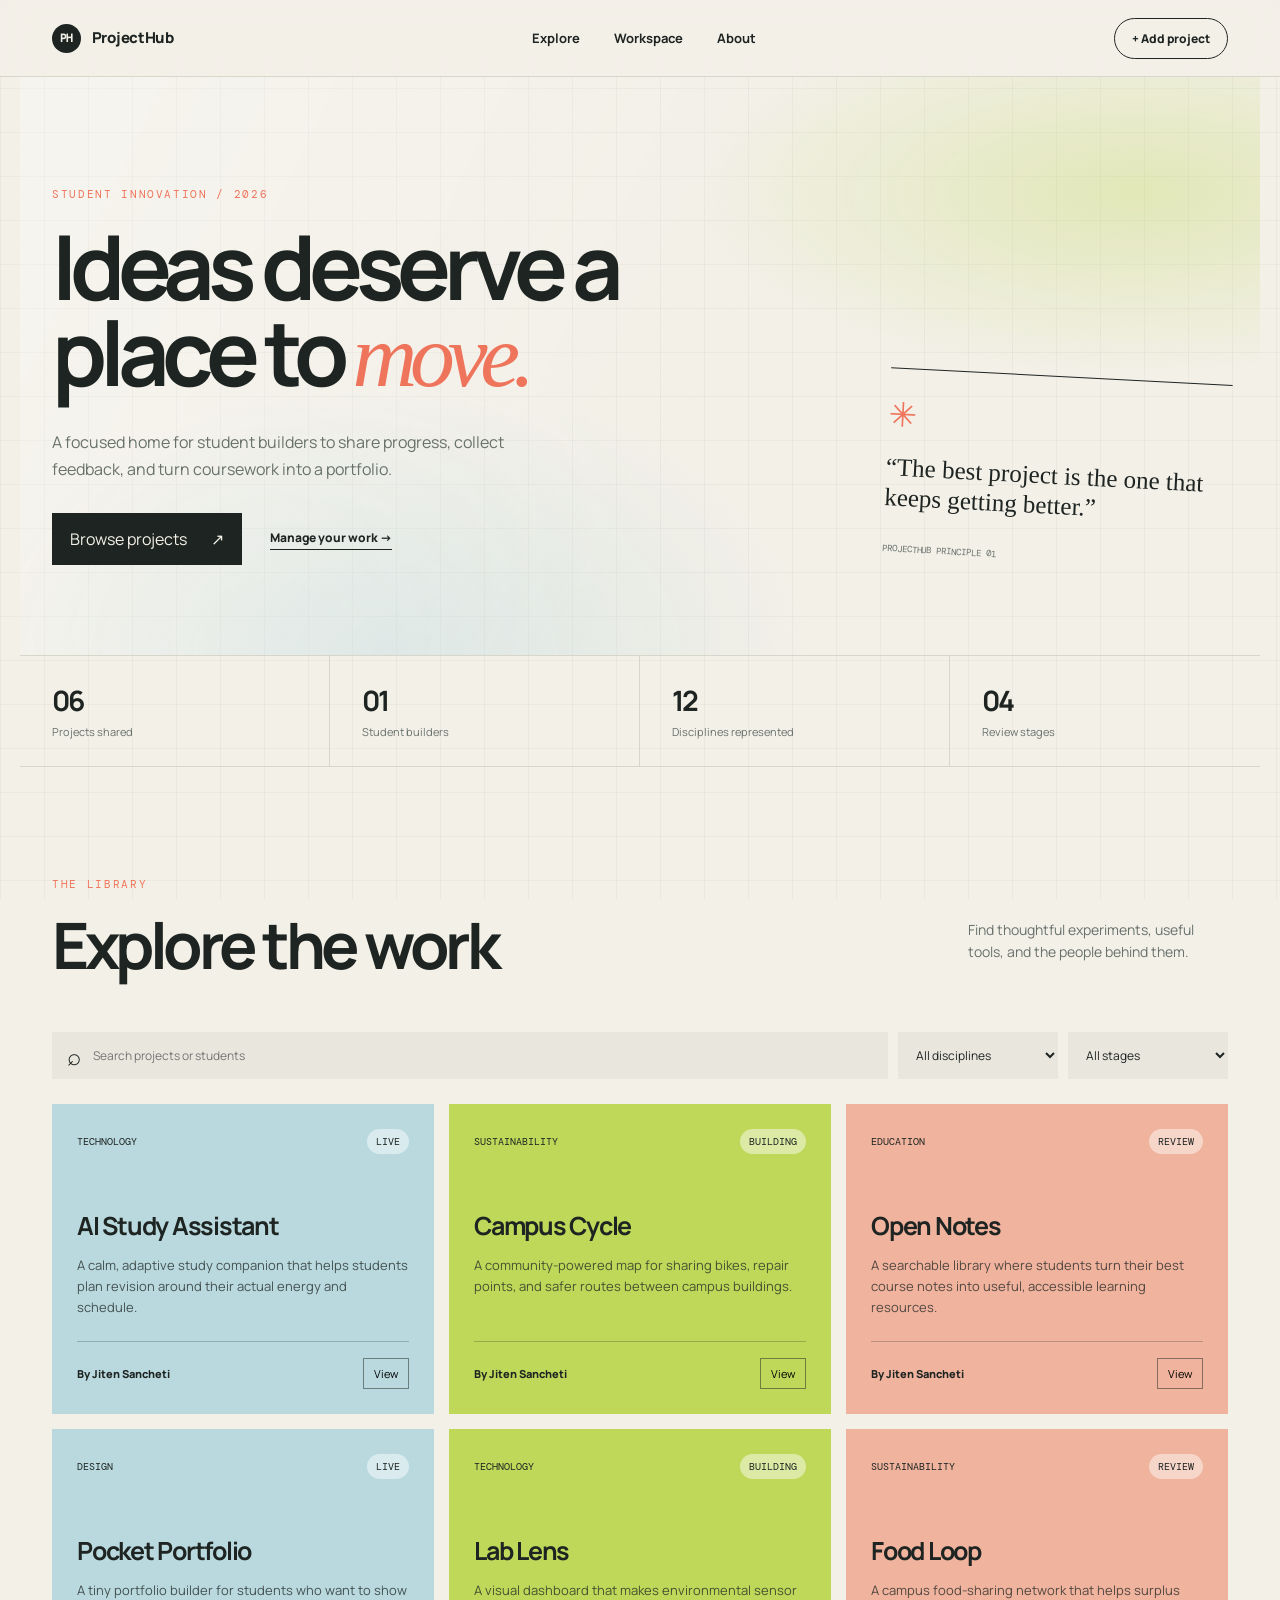
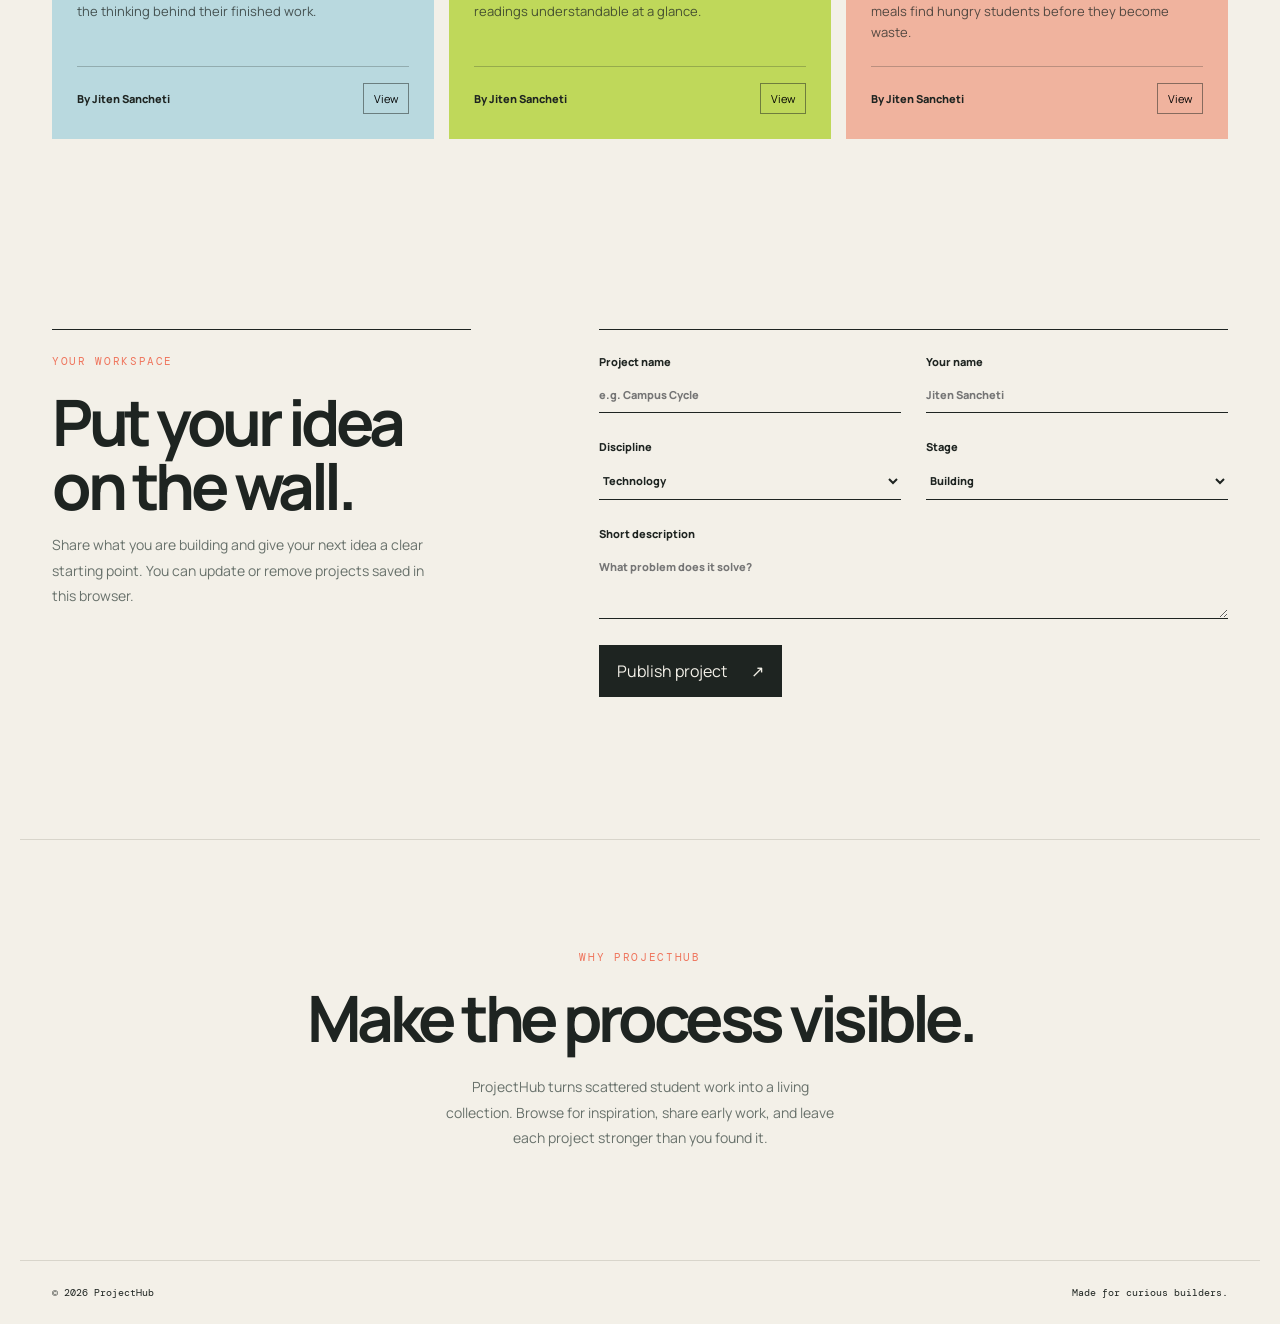
<file: index.html>
<!DOCTYPE html>
<html lang="en">
<head>
    <meta charset="UTF-8">
    <meta name="viewport" content="width=device-width, initial-scale=1.0">
    <meta name="description" content="A student project showcase and management workspace.">
    <title>ProjectHub | Student Showcase</title>
    <link rel="preconnect" href="https://fonts.googleapis.com">
    <link rel="preconnect" href="https://fonts.gstatic.com" crossorigin>
    <link href="https://fonts.googleapis.com/css2?family=DM+Mono:wght@400;500&family=Manrope:wght@400;500;600;700;800&display=swap" rel="stylesheet">
    <link rel="stylesheet" href="style.css">
</head>
<body>
    <header class="site-header">
        <nav class="nav-shell" aria-label="Main navigation">
            <a class="brand" href="#top" aria-label="ProjectHub home"><span>PH</span> ProjectHub</a>
            <div class="nav-links">
                <a href="#projects">Explore</a>
                <a href="#workspace">Workspace</a>
                <a href="#about">About</a>
            </div>
            <a class="nav-action" href="#workspace">+ Add project</a>
        </nav>
    </header>

    <main id="top">
        <section class="hero-shell">
            <div class="hero-copy">
                <p class="eyebrow">STUDENT INNOVATION / 2026</p>
                <h1>Ideas deserve a place to <em>move.</em></h1>
                <p class="hero-text">A focused home for student builders to share progress, collect feedback, and turn coursework into a portfolio.</p>
                <div class="hero-actions">
                    <a class="button button-dark" href="#projects">Browse projects <span>↗</span></a>
                    <a class="text-link" href="#workspace">Manage your work <span>→</span></a>
                </div>
            </div>
            <div class="hero-note" aria-label="ProjectHub introduction">
                <span class="note-mark">✳</span>
                <p>“The best project is the one that keeps getting better.”</p>
                <small>PROJECTHUB PRINCIPLE 01</small>
            </div>
        </section>

        <section class="metrics" aria-label="ProjectHub overview">
            <div><strong id="projectCount">0</strong><span>Projects shared</span></div>
            <div><strong id="studentCount">0</strong><span>Student builders</span></div>
            <div><strong>12</strong><span>Disciplines represented</span></div>
            <div><strong>04</strong><span>Review stages</span></div>
        </section>

        <section class="content-section" id="projects">
            <div class="section-heading">
                <div><p class="eyebrow">THE LIBRARY</p><h2>Explore the work</h2></div>
                <p class="section-intro">Find thoughtful experiments, useful tools, and the people behind them.</p>
            </div>
            <div class="toolbar">
                <label class="search-box"><span aria-hidden="true">⌕</span><input id="searchInput" type="search" placeholder="Search projects or students" aria-label="Search projects or students"></label>
                <select id="categoryFilter" aria-label="Filter by category"><option value="all">All disciplines</option><option value="Technology">Technology</option><option value="Design">Design</option><option value="Sustainability">Sustainability</option><option value="Education">Education</option></select>
                <select id="statusFilter" aria-label="Filter by status"><option value="all">All stages</option><option value="Building">Building</option><option value="Review">In review</option><option value="Live">Live</option></select>
            </div>
            <div class="project-grid" id="projectGrid" aria-live="polite"></div>
            <p class="empty-state" id="emptyState" hidden>No projects match those filters. Try another search.</p>
        </section>

        <section class="workspace-section" id="workspace">
            <div class="workspace-copy"><p class="eyebrow">YOUR WORKSPACE</p><h2>Put your idea on the wall.</h2><p>Share what you are building and give your next idea a clear starting point. You can update or remove projects saved in this browser.</p></div>
            <form class="project-form" id="projectForm">
                <div class="form-row"><label>Project name<input id="projectName" required maxlength="48" placeholder="e.g. Campus Cycle"></label><label>Your name<input id="studentName" required maxlength="36" placeholder="Jiten Sancheti"></label></div>
                <div class="form-row"><label>Discipline<select id="projectCategory"><option>Technology</option><option>Design</option><option>Sustainability</option><option>Education</option></select></label><label>Stage<select id="projectStatus"><option>Building</option><option>Review</option><option>Live</option></select></label></div>
                <label>Short description<textarea id="projectDescription" required maxlength="180" placeholder="What problem does it solve?"></textarea></label>
                <button class="button button-dark" type="submit">Publish project <span>↗</span></button>
                <p class="form-message" id="formMessage" role="status"></p>
            </form>
        </section>

        <section class="about-section" id="about"><p class="eyebrow">WHY PROJECTHUB</p><h2>Make the process visible.</h2><p>ProjectHub turns scattered student work into a living collection. Browse for inspiration, share early work, and leave each project stronger than you found it.</p></section>
    </main>

    <dialog id="projectDialog"><button class="close-dialog" id="closeDialog" aria-label="Close project details">×</button><div id="dialogContent"></div></dialog>
    <footer><span>© 2026 ProjectHub</span><span>Made for curious builders.</span></footer>
    <script src="script.js"></script>
</body>
</html>
</file>
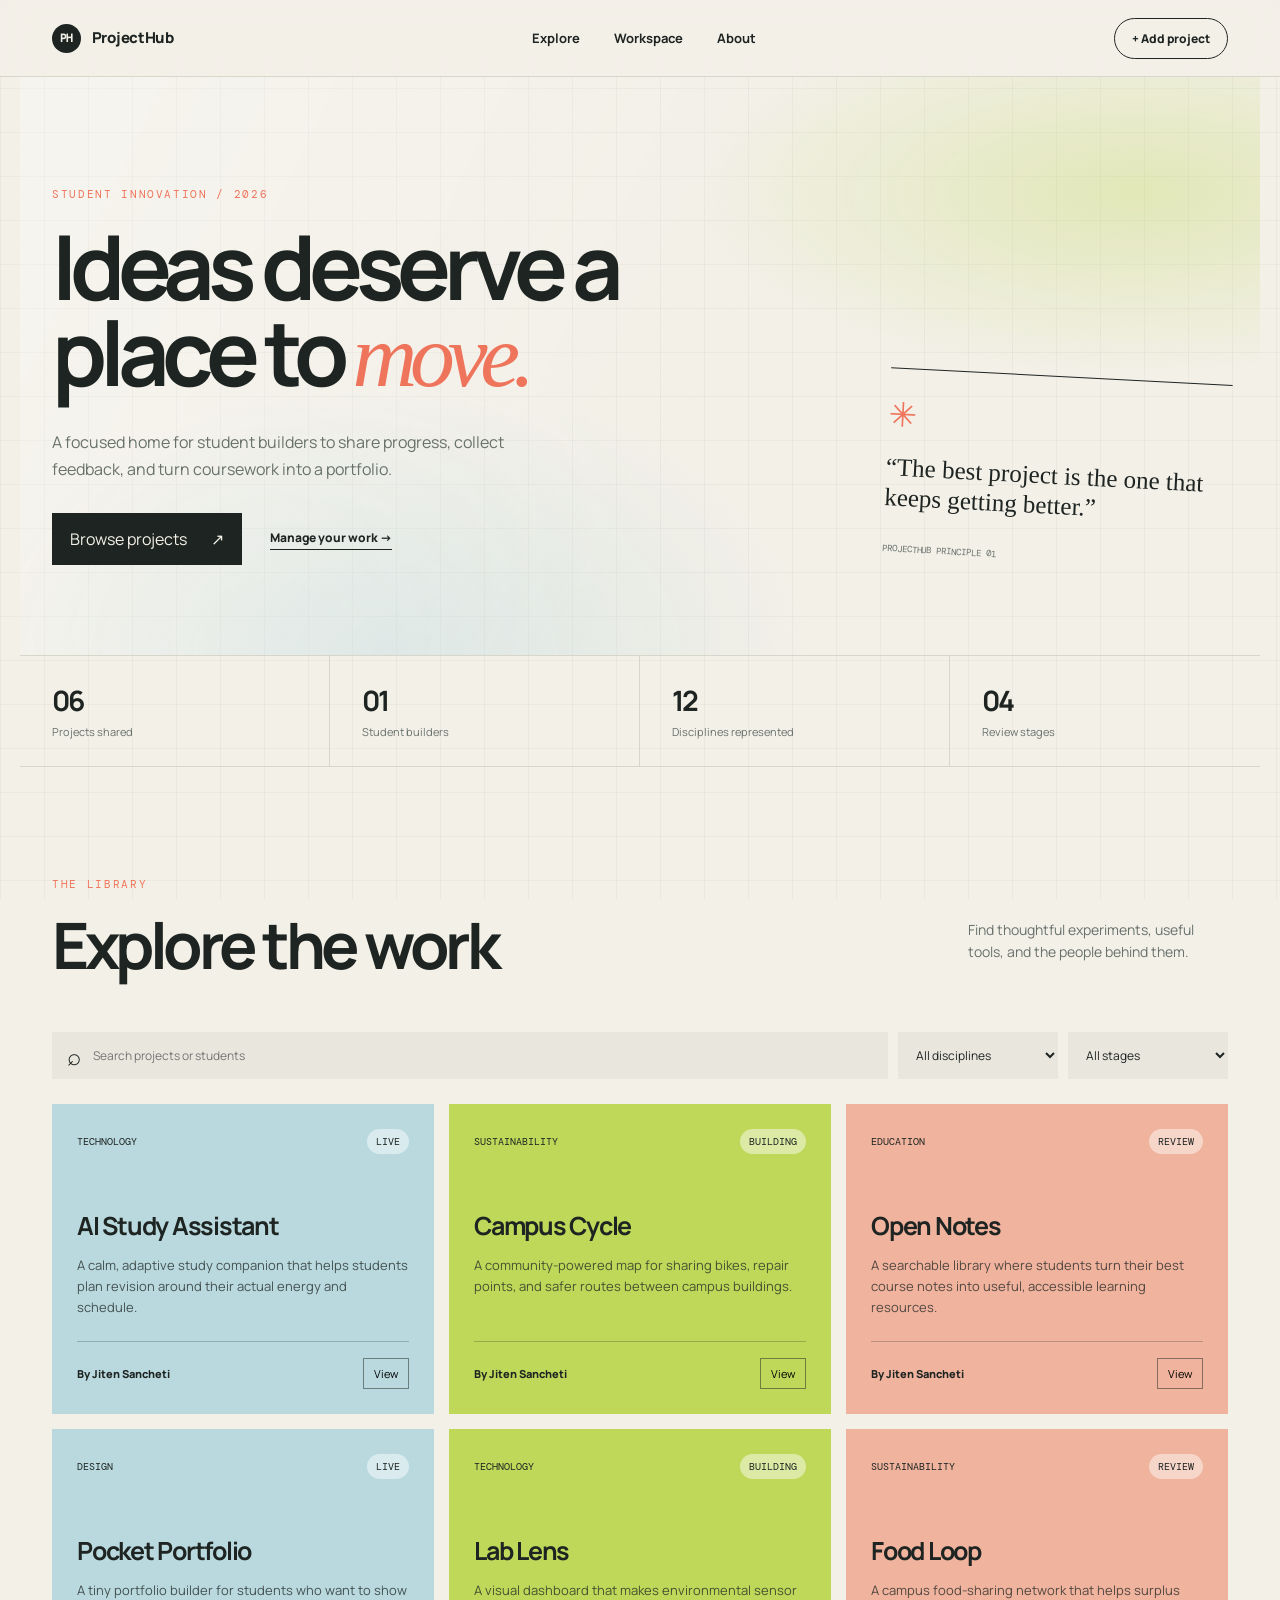
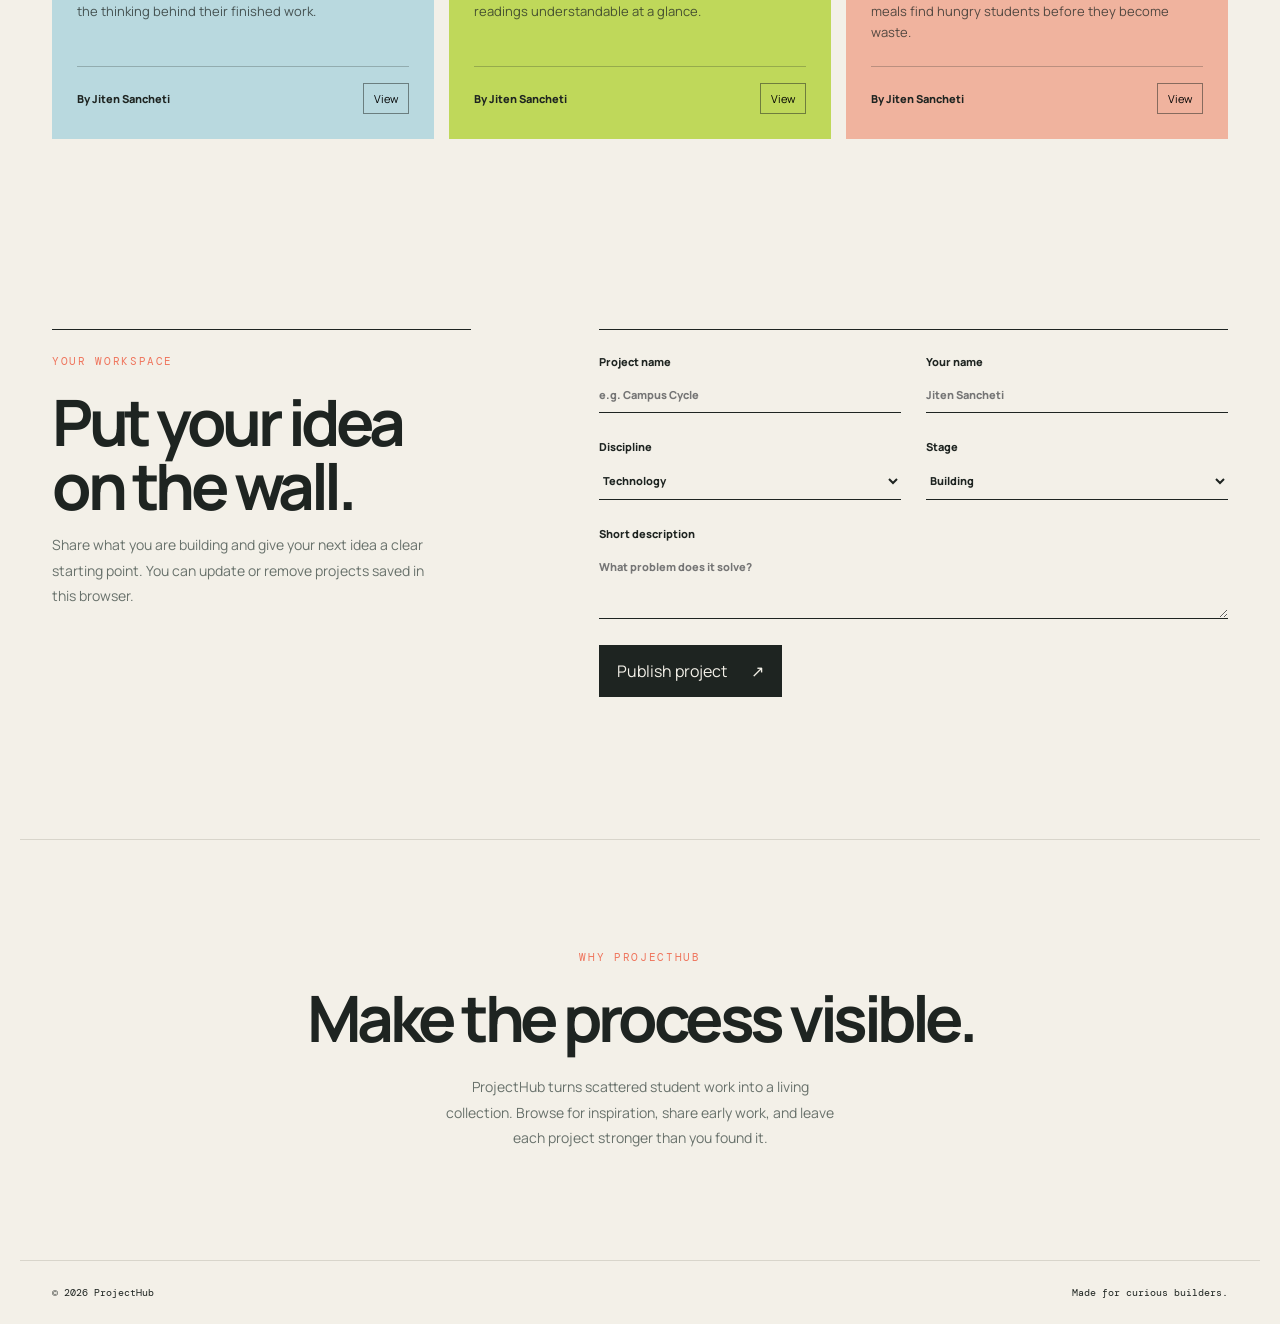
<file: ProjectHub_OneFile.html>
<!DOCTYPE html>
<html lang="en">
<head>
    <meta charset="UTF-8">
    <meta name="viewport" content="width=device-width, initial-scale=1.0">
    <meta name="description" content="A student project showcase and management workspace.">
    <title>ProjectHub | Student Showcase</title>
    <link rel="preconnect" href="https://fonts.googleapis.com">
    <link rel="preconnect" href="https://fonts.gstatic.com" crossorigin>
    <link href="https://fonts.googleapis.com/css2?family=DM+Mono:wght@400;500&family=Manrope:wght@400;500;600;700;800&display=swap" rel="stylesheet">

    <style>
:root { --ink: #1e2421; --paper: #f3f0e8; --muted: #68716b; --line: #d8d5cb; --accent: #ef745c; --green: #bfd85a; --blue: #b9d9df; --shadow: 0 22px 50px rgba(30,36,33,.12); }
* { box-sizing: border-box; }
html { scroll-behavior: smooth; }
body { margin: 0; background: var(--paper); color: var(--ink); font-family: Manrope, sans-serif; overflow-x: hidden; }
body::before { background-image: linear-gradient(rgba(30,36,33,.035) 1px, transparent 1px), linear-gradient(90deg, rgba(30,36,33,.035) 1px, transparent 1px); background-size: 44px 44px; content: ""; inset: 0; pointer-events: none; position: fixed; z-index: -1; }
a { color: inherit; text-decoration: none; }
button, input, select, textarea { font: inherit; }
.site-header { border-bottom: 1px solid var(--line); background: rgba(243,240,232,.82); position: sticky; top: 0; z-index: 10; backdrop-filter: blur(16px); }
.nav-shell { align-items: center; display: flex; justify-content: space-between; margin: auto; max-width: 1240px; min-height: 76px; padding: 0 32px; }
.brand { font-size: 15px; font-weight: 800; letter-spacing: -.02em; }.brand span { align-items: center; background: var(--ink); border-radius: 50%; color: var(--paper); display: inline-flex; font-family: 'DM Mono', monospace; font-size: 11px; height: 29px; justify-content: center; margin-right: 8px; width: 29px; }
.nav-links { display: flex; gap: 34px; font-size: 13px; font-weight: 700; }.nav-links a:hover, .text-link:hover { color: var(--accent); }
.nav-action { border: 1px solid var(--ink); border-radius: 30px; font-size: 12px; font-weight: 800; padding: 11px 17px; transition: .25s ease; }.nav-action:hover { background: var(--ink); color: var(--paper); transform: translateY(-2px); }
.hero-shell { background: linear-gradient(115deg, rgba(255,255,255,.3), transparent 55%), radial-gradient(ellipse at 90% 20%, rgba(191,216,90,.34), transparent 28%), radial-gradient(ellipse at 30% 100%, rgba(185,217,223,.4), transparent 34%); display: grid; grid-template-columns: minmax(0, 1.5fr) minmax(260px, .7fr); gap: 8vw; margin: auto; max-width: 1240px; min-height: 560px; padding: 110px 32px 90px; }
.eyebrow { color: var(--accent); font-family: 'DM Mono', monospace; font-size: 11px; letter-spacing: .15em; margin: 0 0 22px; }.hero-copy h1 { font-size: clamp(3.4rem, 7vw, 7rem); letter-spacing: -.08em; line-height: .96; margin: 0; max-width: 800px; }.hero-copy h1 em { color: var(--accent); font-family: Georgia, serif; font-weight: 400; }.hero-text { color: var(--muted); font-size: 16px; line-height: 1.7; margin: 30px 0; max-width: 490px; }.hero-actions { align-items: center; display: flex; gap: 28px; }.button { border: 0; cursor: pointer; display: inline-flex; gap: 24px; justify-content: space-between; padding: 15px 18px; }.button-dark { background: var(--ink); color: var(--paper); }.button-dark:hover { background: var(--accent); }.text-link { border-bottom: 1px solid var(--ink); font-size: 12px; font-weight: 800; padding-bottom: 3px; }.hero-note { align-self: end; border-top: 1px solid var(--ink); padding-top: 22px; transform: rotate(3deg); }.note-mark { color: var(--accent); font-size: 34px; }.hero-note p { font-family: Georgia, serif; font-size: 25px; line-height: 1.2; margin: 16px 0 22px; }.hero-note small { color: var(--muted); font-family: 'DM Mono', monospace; font-size: 9px; }
.metrics { border-bottom: 1px solid var(--line); border-top: 1px solid var(--line); display: grid; grid-template-columns: repeat(4, 1fr); margin: 0 auto; max-width: 1240px; }.metrics div { border-right: 1px solid var(--line); padding: 25px 32px; }.metrics div:last-child { border: 0; }.metrics strong { display: block; font-size: 28px; letter-spacing: -.06em; }.metrics span { color: var(--muted); font-size: 11px; }
.content-section, .workspace-section, .about-section { margin: auto; max-width: 1240px; padding: 110px 32px; }.section-heading { align-items: end; display: flex; justify-content: space-between; }.section-heading h2, .workspace-copy h2, .about-section h2 { font-size: clamp(2.4rem, 5vw, 4.3rem); letter-spacing: -.07em; line-height: 1; margin: 0; }.section-intro { color: var(--muted); font-size: 14px; line-height: 1.6; max-width: 260px; }.toolbar { display: flex; gap: 10px; margin: 55px 0 25px; }.search-box { align-items: center; background: #e9e6dd; display: flex; flex: 1; gap: 8px; padding: 0 15px; }.search-box span { font-size: 24px; }.search-box input, .toolbar select { background: transparent; border: 0; color: var(--ink); font-size: 12px; outline: 0; padding: 14px 4px; width: 100%; }.toolbar select { background: #e9e6dd; cursor: pointer; padding: 14px; width: 160px; }
.project-grid { display: grid; gap: 15px; grid-template-columns: repeat(3, 1fr); }.project-card { background: var(--blue); display: flex; flex-direction: column; min-height: 310px; padding: 25px; position: relative; }.project-card:nth-child(3n+2) { background: var(--green); }.project-card:nth-child(3n) { background: #f0b39e; }.card-top { align-items: center; display: flex; justify-content: space-between; }.category, .status { font-family: 'DM Mono', monospace; font-size: 10px; text-transform: uppercase; }.status { background: rgba(255,255,255,.45); border-radius: 20px; padding: 6px 9px; }.project-card h3 { font-size: 25px; letter-spacing: -.05em; margin: 54px 0 12px; }.project-card p { color: rgba(30,36,33,.75); font-size: 13px; line-height: 1.6; margin: 0; }.card-footer { align-items: center; border-top: 1px solid rgba(30,36,33,.25); display: flex; justify-content: space-between; margin-top: auto; padding-top: 16px; }.owner { font-size: 11px; font-weight: 800; }.card-actions { display: flex; gap: 8px; }.card-actions button { background: transparent; border: 1px solid rgba(30,36,33,.5); cursor: pointer; font-size: 11px; padding: 7px 10px; }.card-actions button:hover { background: var(--ink); color: var(--paper); }.empty-state { color: var(--muted); padding: 50px 0; text-align: center; }
.workspace-section { display: grid; gap: 10vw; grid-template-columns: .8fr 1.2fr; padding-bottom: 130px; padding-top: 80px; }.workspace-section > * { border-top: 1px solid var(--ink); padding-top: 24px; }.workspace-copy p:last-child, .about-section > p:last-child { color: var(--muted); font-size: 14px; line-height: 1.8; max-width: 390px; }.project-form label { display: block; font-size: 11px; font-weight: 800; }.project-form input, .project-form select, .project-form textarea { background: transparent; border: 0; border-bottom: 1px solid var(--ink); border-radius: 0; color: var(--ink); display: block; margin: 8px 0 26px; outline: 0; padding: 10px 0; width: 100%; }.project-form textarea { min-height: 70px; resize: vertical; }.form-row { display: grid; gap: 25px; grid-template-columns: 1fr 1fr; }.form-message { color: #4d7533; font-size: 12px; }.about-section { border-top: 1px solid var(--line); text-align: center; }.about-section h2 { margin-bottom: 24px; }.about-section > p:last-child { margin: auto; }
dialog { background: var(--paper); border: 1px solid var(--ink); max-width: 520px; padding: 42px; width: calc(100% - 40px); }.close-dialog { background: transparent; border: 0; cursor: pointer; font-size: 28px; position: absolute; right: 16px; top: 10px; }.dialog-meta { color: var(--accent); font-family: 'DM Mono', monospace; font-size: 11px; }.dialog-title { font-size: 35px; letter-spacing: -.06em; }.dialog-description { color: var(--muted); line-height: 1.7; }.dialog-owner { font-size: 12px; font-weight: 800; }::backdrop { background: rgba(30,36,33,.45); }
footer { border-top: 1px solid var(--line); display: flex; font-family: 'DM Mono', monospace; font-size: 10px; justify-content: space-between; margin: auto; max-width: 1240px; padding: 25px 32px; }
@keyframes rise-in { from { opacity: 0; transform: translateY(16px); } to { opacity: 1; transform: translateY(0); } }
@media (prefers-reduced-motion: reduce) { *, *::before, *::after { animation-duration: .01ms !important; scroll-behavior: auto !important; transition-duration: .01ms !important; } }
@media (max-width: 720px) { .nav-shell { padding: 0 18px; }.nav-links { display: none; }.nav-action { padding: 9px 12px; }.hero-shell, .workspace-section { display: block; padding: 75px 20px; }.hero-note { margin: 80px 20px 0; }.metrics { grid-template-columns: repeat(2, 1fr); }.metrics div { border-bottom: 1px solid var(--line); padding: 20px; }.metrics div:nth-child(2) { border-right: 0; }.content-section, .about-section { padding: 75px 20px; }.section-heading { display: block; }.section-intro { margin-top: 20px; }.toolbar { flex-wrap: wrap; margin-top: 35px; }.search-box { flex-basis: 100%; }.toolbar select { flex: 1; width: auto; }.project-grid { grid-template-columns: 1fr; }.workspace-copy { margin-bottom: 55px; }.form-row { display: block; }.hero-actions { align-items: flex-start; flex-direction: column; gap: 20px; }footer { padding: 22px 20px; } }
.project-card { animation: rise-in .55s both; transition: box-shadow .25s ease, transform .25s ease; }
.project-card:hover { box-shadow: var(--shadow); transform: translateY(-7px) rotate(-.5deg); }
.button-dark { transition: .25s ease; }
.button-dark:hover { box-shadow: 0 10px 22px rgba(239,116,92,.2); transform: translateY(-3px); }
.card-actions button { transition: .2s ease; }
    </style>
</head>
<body>
    <header class="site-header">
        <nav class="nav-shell" aria-label="Main navigation">
            <a class="brand" href="#top" aria-label="ProjectHub home"><span>PH</span> ProjectHub</a>
            <div class="nav-links">
                <a href="#projects">Explore</a>
                <a href="#workspace">Workspace</a>
                <a href="#about">About</a>
            </div>
            <a class="nav-action" href="#workspace">+ Add project</a>
        </nav>
    </header>

    <main id="top">
        <section class="hero-shell">
            <div class="hero-copy">
                <p class="eyebrow">STUDENT INNOVATION / 2026</p>
                <h1>Ideas deserve a place to <em>move.</em></h1>
                <p class="hero-text">A focused home for student builders to share progress, collect feedback, and turn coursework into a portfolio.</p>
                <div class="hero-actions">
                    <a class="button button-dark" href="#projects">Browse projects <span>↗</span></a>
                    <a class="text-link" href="#workspace">Manage your work <span>→</span></a>
                </div>
            </div>
            <div class="hero-note" aria-label="ProjectHub introduction">
                <span class="note-mark">✳</span>
                <p>“The best project is the one that keeps getting better.”</p>
                <small>PROJECTHUB PRINCIPLE 01</small>
            </div>
        </section>

        <section class="metrics" aria-label="ProjectHub overview">
            <div><strong id="projectCount">0</strong><span>Projects shared</span></div>
            <div><strong id="studentCount">0</strong><span>Student builders</span></div>
            <div><strong>12</strong><span>Disciplines represented</span></div>
            <div><strong>04</strong><span>Review stages</span></div>
        </section>

        <section class="content-section" id="projects">
            <div class="section-heading">
                <div><p class="eyebrow">THE LIBRARY</p><h2>Explore the work</h2></div>
                <p class="section-intro">Find thoughtful experiments, useful tools, and the people behind them.</p>
            </div>
            <div class="toolbar">
                <label class="search-box"><span aria-hidden="true">⌕</span><input id="searchInput" type="search" placeholder="Search projects or students" aria-label="Search projects or students"></label>
                <select id="categoryFilter" aria-label="Filter by category"><option value="all">All disciplines</option><option value="Technology">Technology</option><option value="Design">Design</option><option value="Sustainability">Sustainability</option><option value="Education">Education</option></select>
                <select id="statusFilter" aria-label="Filter by status"><option value="all">All stages</option><option value="Building">Building</option><option value="Review">In review</option><option value="Live">Live</option></select>
            </div>
            <div class="project-grid" id="projectGrid" aria-live="polite"></div>
            <p class="empty-state" id="emptyState" hidden>No projects match those filters. Try another search.</p>
        </section>

        <section class="workspace-section" id="workspace">
            <div class="workspace-copy"><p class="eyebrow">YOUR WORKSPACE</p><h2>Put your idea on the wall.</h2><p>Share what you are building and give your next idea a clear starting point. You can update or remove projects saved in this browser.</p></div>
            <form class="project-form" id="projectForm">
                <div class="form-row"><label>Project name<input id="projectName" required maxlength="48" placeholder="e.g. Campus Cycle"></label><label>Your name<input id="studentName" required maxlength="36" placeholder="Jiten Sancheti"></label></div>
                <div class="form-row"><label>Discipline<select id="projectCategory"><option>Technology</option><option>Design</option><option>Sustainability</option><option>Education</option></select></label><label>Stage<select id="projectStatus"><option>Building</option><option>Review</option><option>Live</option></select></label></div>
                <label>Short description<textarea id="projectDescription" required maxlength="180" placeholder="What problem does it solve?"></textarea></label>
                <button class="button button-dark" type="submit">Publish project <span>↗</span></button>
                <p class="form-message" id="formMessage" role="status"></p>
            </form>
        </section>

        <section class="about-section" id="about"><p class="eyebrow">WHY PROJECTHUB</p><h2>Make the process visible.</h2><p>ProjectHub turns scattered student work into a living collection. Browse for inspiration, share early work, and leave each project stronger than you found it.</p></section>
    </main>

    <dialog id="projectDialog"><button class="close-dialog" id="closeDialog" aria-label="Close project details">×</button><div id="dialogContent"></div></dialog>
    <footer><span>© 2026 ProjectHub</span><span>Made for curious builders.</span></footer>

    <script>
const starterProjects = [
    { id: 1, name: "AI Study Assistant", owner: "Jiten Sancheti", category: "Technology", status: "Live", description: "A calm, adaptive study companion that helps students plan revision around their actual energy and schedule." },
    { id: 2, name: "Campus Cycle", owner: "Jiten Sancheti", category: "Sustainability", status: "Building", description: "A community-powered map for sharing bikes, repair points, and safer routes between campus buildings." },
    { id: 3, name: "Open Notes", owner: "Jiten Sancheti", category: "Education", status: "Review", description: "A searchable library where students turn their best course notes into useful, accessible learning resources." },
    { id: 4, name: "Pocket Portfolio", owner: "Jiten Sancheti", category: "Design", status: "Live", description: "A tiny portfolio builder for students who want to show the thinking behind their finished work." },
    { id: 5, name: "Lab Lens", owner: "Jiten Sancheti", category: "Technology", status: "Building", description: "A visual dashboard that makes environmental sensor readings understandable at a glance." },
    { id: 6, name: "Food Loop", owner: "Jiten Sancheti", category: "Sustainability", status: "Review", description: "A campus food-sharing network that helps surplus meals find hungry students before they become waste." }
];

const savedProjects = JSON.parse(localStorage.getItem("projecthub-projects") || "null");
let projects = savedProjects || starterProjects;
const grid = document.getElementById("projectGrid");
const emptyState = document.getElementById("emptyState");

function renderProjects() {
    const search = document.getElementById("searchInput").value.toLowerCase().trim();
    const category = document.getElementById("categoryFilter").value;
    const status = document.getElementById("statusFilter").value;
    const filtered = projects.filter(project => {
        const matchesSearch = `${project.name} ${project.owner} ${project.description}`.toLowerCase().includes(search);
        return matchesSearch && (category === "all" || project.category === category) && (status === "all" || project.status === status);
    });
    grid.innerHTML = filtered.map(project => `
        <article class="project-card">
            <div class="card-top"><span class="category">${project.category}</span><span class="status">${project.status}</span></div>
            <h3>${project.name}</h3><p>${project.description}</p>
            <div class="card-footer"><span class="owner">By ${project.owner}</span><div class="card-actions"><button data-view="${project.id}">View</button>${project.userCreated ? `<button data-delete="${project.id}" aria-label="Delete ${project.name}">Delete</button>` : ""}</div></div>
        </article>`).join("");
    emptyState.hidden = filtered.length > 0;
    document.getElementById("projectCount").textContent = projects.length.toString().padStart(2, "0");
    document.getElementById("studentCount").textContent = new Set(projects.map(project => project.owner)).size.toString().padStart(2, "0");
}

function openProject(project) {
    document.getElementById("dialogContent").innerHTML = `<p class="dialog-meta">${project.category} / ${project.status}</p><h2 class="dialog-title">${project.name}</h2><p class="dialog-description">${project.description}</p><p class="dialog-owner">Project by ${project.owner}</p>`;
    document.getElementById("projectDialog").showModal();
}

grid.addEventListener("click", event => {
    const viewId = event.target.dataset.view;
    const deleteId = event.target.dataset.delete;
    if (viewId) openProject(projects.find(project => project.id === Number(viewId)));
    if (deleteId) { projects = projects.filter(project => project.id !== Number(deleteId)); localStorage.setItem("projecthub-projects", JSON.stringify(projects)); renderProjects(); }
});
["searchInput", "categoryFilter", "statusFilter"].forEach(id => document.getElementById(id).addEventListener("input", renderProjects));
document.getElementById("closeDialog").addEventListener("click", () => document.getElementById("projectDialog").close());
document.getElementById("projectForm").addEventListener("submit", event => {
    event.preventDefault();
    const project = { id: Date.now(), name: document.getElementById("projectName").value.trim(), owner: document.getElementById("studentName").value.trim(), category: document.getElementById("projectCategory").value, status: document.getElementById("projectStatus").value, description: document.getElementById("projectDescription").value.trim(), userCreated: true };
    projects = [project, ...projects];
    localStorage.setItem("projecthub-projects", JSON.stringify(projects));
    event.target.reset();
    document.getElementById("formMessage").textContent = `${project.name} is now in your project library.`;
    renderProjects();
    document.getElementById("projects").scrollIntoView({ behavior: "smooth" });
});
renderProjects();
    </script>
</body>
</html>
</file>
<file: style.css>
:root { --ink: #1e2421; --paper: #f3f0e8; --muted: #68716b; --line: #d8d5cb; --accent: #ef745c; --green: #bfd85a; --blue: #b9d9df; --shadow: 0 22px 50px rgba(30,36,33,.12); }
* { box-sizing: border-box; }
html { scroll-behavior: smooth; }
body { margin: 0; background: var(--paper); color: var(--ink); font-family: Manrope, sans-serif; overflow-x: hidden; }
body::before { background-image: linear-gradient(rgba(30,36,33,.035) 1px, transparent 1px), linear-gradient(90deg, rgba(30,36,33,.035) 1px, transparent 1px); background-size: 44px 44px; content: ""; inset: 0; pointer-events: none; position: fixed; z-index: -1; }
a { color: inherit; text-decoration: none; }
button, input, select, textarea { font: inherit; }
.site-header { border-bottom: 1px solid var(--line); background: rgba(243,240,232,.82); position: sticky; top: 0; z-index: 10; backdrop-filter: blur(16px); }
.nav-shell { align-items: center; display: flex; justify-content: space-between; margin: auto; max-width: 1240px; min-height: 76px; padding: 0 32px; }
.brand { font-size: 15px; font-weight: 800; letter-spacing: -.02em; }.brand span { align-items: center; background: var(--ink); border-radius: 50%; color: var(--paper); display: inline-flex; font-family: 'DM Mono', monospace; font-size: 11px; height: 29px; justify-content: center; margin-right: 8px; width: 29px; }
.nav-links { display: flex; gap: 34px; font-size: 13px; font-weight: 700; }.nav-links a:hover, .text-link:hover { color: var(--accent); }
.nav-action { border: 1px solid var(--ink); border-radius: 30px; font-size: 12px; font-weight: 800; padding: 11px 17px; transition: .25s ease; }.nav-action:hover { background: var(--ink); color: var(--paper); transform: translateY(-2px); }
.hero-shell { background: linear-gradient(115deg, rgba(255,255,255,.3), transparent 55%), radial-gradient(ellipse at 90% 20%, rgba(191,216,90,.34), transparent 28%), radial-gradient(ellipse at 30% 100%, rgba(185,217,223,.4), transparent 34%); display: grid; grid-template-columns: minmax(0, 1.5fr) minmax(260px, .7fr); gap: 8vw; margin: auto; max-width: 1240px; min-height: 560px; padding: 110px 32px 90px; }
.eyebrow { color: var(--accent); font-family: 'DM Mono', monospace; font-size: 11px; letter-spacing: .15em; margin: 0 0 22px; }.hero-copy h1 { font-size: clamp(3.4rem, 7vw, 7rem); letter-spacing: -.08em; line-height: .96; margin: 0; max-width: 800px; }.hero-copy h1 em { color: var(--accent); font-family: Georgia, serif; font-weight: 400; }.hero-text { color: var(--muted); font-size: 16px; line-height: 1.7; margin: 30px 0; max-width: 490px; }.hero-actions { align-items: center; display: flex; gap: 28px; }.button { border: 0; cursor: pointer; display: inline-flex; gap: 24px; justify-content: space-between; padding: 15px 18px; }.button-dark { background: var(--ink); color: var(--paper); }.button-dark:hover { background: var(--accent); }.text-link { border-bottom: 1px solid var(--ink); font-size: 12px; font-weight: 800; padding-bottom: 3px; }.hero-note { align-self: end; border-top: 1px solid var(--ink); padding-top: 22px; transform: rotate(3deg); }.note-mark { color: var(--accent); font-size: 34px; }.hero-note p { font-family: Georgia, serif; font-size: 25px; line-height: 1.2; margin: 16px 0 22px; }.hero-note small { color: var(--muted); font-family: 'DM Mono', monospace; font-size: 9px; }
.metrics { border-bottom: 1px solid var(--line); border-top: 1px solid var(--line); display: grid; grid-template-columns: repeat(4, 1fr); margin: 0 auto; max-width: 1240px; }.metrics div { border-right: 1px solid var(--line); padding: 25px 32px; }.metrics div:last-child { border: 0; }.metrics strong { display: block; font-size: 28px; letter-spacing: -.06em; }.metrics span { color: var(--muted); font-size: 11px; }
.content-section, .workspace-section, .about-section { margin: auto; max-width: 1240px; padding: 110px 32px; }.section-heading { align-items: end; display: flex; justify-content: space-between; }.section-heading h2, .workspace-copy h2, .about-section h2 { font-size: clamp(2.4rem, 5vw, 4.3rem); letter-spacing: -.07em; line-height: 1; margin: 0; }.section-intro { color: var(--muted); font-size: 14px; line-height: 1.6; max-width: 260px; }.toolbar { display: flex; gap: 10px; margin: 55px 0 25px; }.search-box { align-items: center; background: #e9e6dd; display: flex; flex: 1; gap: 8px; padding: 0 15px; }.search-box span { font-size: 24px; }.search-box input, .toolbar select { background: transparent; border: 0; color: var(--ink); font-size: 12px; outline: 0; padding: 14px 4px; width: 100%; }.toolbar select { background: #e9e6dd; cursor: pointer; padding: 14px; width: 160px; }
.project-grid { display: grid; gap: 15px; grid-template-columns: repeat(3, 1fr); }.project-card { background: var(--blue); display: flex; flex-direction: column; min-height: 310px; padding: 25px; position: relative; }.project-card:nth-child(3n+2) { background: var(--green); }.project-card:nth-child(3n) { background: #f0b39e; }.card-top { align-items: center; display: flex; justify-content: space-between; }.category, .status { font-family: 'DM Mono', monospace; font-size: 10px; text-transform: uppercase; }.status { background: rgba(255,255,255,.45); border-radius: 20px; padding: 6px 9px; }.project-card h3 { font-size: 25px; letter-spacing: -.05em; margin: 54px 0 12px; }.project-card p { color: rgba(30,36,33,.75); font-size: 13px; line-height: 1.6; margin: 0; }.card-footer { align-items: center; border-top: 1px solid rgba(30,36,33,.25); display: flex; justify-content: space-between; margin-top: auto; padding-top: 16px; }.owner { font-size: 11px; font-weight: 800; }.card-actions { display: flex; gap: 8px; }.card-actions button { background: transparent; border: 1px solid rgba(30,36,33,.5); cursor: pointer; font-size: 11px; padding: 7px 10px; }.card-actions button:hover { background: var(--ink); color: var(--paper); }.empty-state { color: var(--muted); padding: 50px 0; text-align: center; }
.workspace-section { display: grid; gap: 10vw; grid-template-columns: .8fr 1.2fr; padding-bottom: 130px; padding-top: 80px; }.workspace-section > * { border-top: 1px solid var(--ink); padding-top: 24px; }.workspace-copy p:last-child, .about-section > p:last-child { color: var(--muted); font-size: 14px; line-height: 1.8; max-width: 390px; }.project-form label { display: block; font-size: 11px; font-weight: 800; }.project-form input, .project-form select, .project-form textarea { background: transparent; border: 0; border-bottom: 1px solid var(--ink); border-radius: 0; color: var(--ink); display: block; margin: 8px 0 26px; outline: 0; padding: 10px 0; width: 100%; }.project-form textarea { min-height: 70px; resize: vertical; }.form-row { display: grid; gap: 25px; grid-template-columns: 1fr 1fr; }.form-message { color: #4d7533; font-size: 12px; }.about-section { border-top: 1px solid var(--line); text-align: center; }.about-section h2 { margin-bottom: 24px; }.about-section > p:last-child { margin: auto; }
dialog { background: var(--paper); border: 1px solid var(--ink); max-width: 520px; padding: 42px; width: calc(100% - 40px); }.close-dialog { background: transparent; border: 0; cursor: pointer; font-size: 28px; position: absolute; right: 16px; top: 10px; }.dialog-meta { color: var(--accent); font-family: 'DM Mono', monospace; font-size: 11px; }.dialog-title { font-size: 35px; letter-spacing: -.06em; }.dialog-description { color: var(--muted); line-height: 1.7; }.dialog-owner { font-size: 12px; font-weight: 800; }::backdrop { background: rgba(30,36,33,.45); }
footer { border-top: 1px solid var(--line); display: flex; font-family: 'DM Mono', monospace; font-size: 10px; justify-content: space-between; margin: auto; max-width: 1240px; padding: 25px 32px; }
@keyframes rise-in { from { opacity: 0; transform: translateY(16px); } to { opacity: 1; transform: translateY(0); } }
@media (prefers-reduced-motion: reduce) { *, *::before, *::after { animation-duration: .01ms !important; scroll-behavior: auto !important; transition-duration: .01ms !important; } }
@media (max-width: 720px) { .nav-shell { padding: 0 18px; }.nav-links { display: none; }.nav-action { padding: 9px 12px; }.hero-shell, .workspace-section { display: block; padding: 75px 20px; }.hero-note { margin: 80px 20px 0; }.metrics { grid-template-columns: repeat(2, 1fr); }.metrics div { border-bottom: 1px solid var(--line); padding: 20px; }.metrics div:nth-child(2) { border-right: 0; }.content-section, .about-section { padding: 75px 20px; }.section-heading { display: block; }.section-intro { margin-top: 20px; }.toolbar { flex-wrap: wrap; margin-top: 35px; }.search-box { flex-basis: 100%; }.toolbar select { flex: 1; width: auto; }.project-grid { grid-template-columns: 1fr; }.workspace-copy { margin-bottom: 55px; }.form-row { display: block; }.hero-actions { align-items: flex-start; flex-direction: column; gap: 20px; }footer { padding: 22px 20px; } }
.project-card { animation: rise-in .55s both; transition: box-shadow .25s ease, transform .25s ease; }
.project-card:hover { box-shadow: var(--shadow); transform: translateY(-7px) rotate(-.5deg); }
.button-dark { transition: .25s ease; }
.button-dark:hover { box-shadow: 0 10px 22px rgba(239,116,92,.2); transform: translateY(-3px); }
.card-actions button { transition: .2s ease; }
</file>
